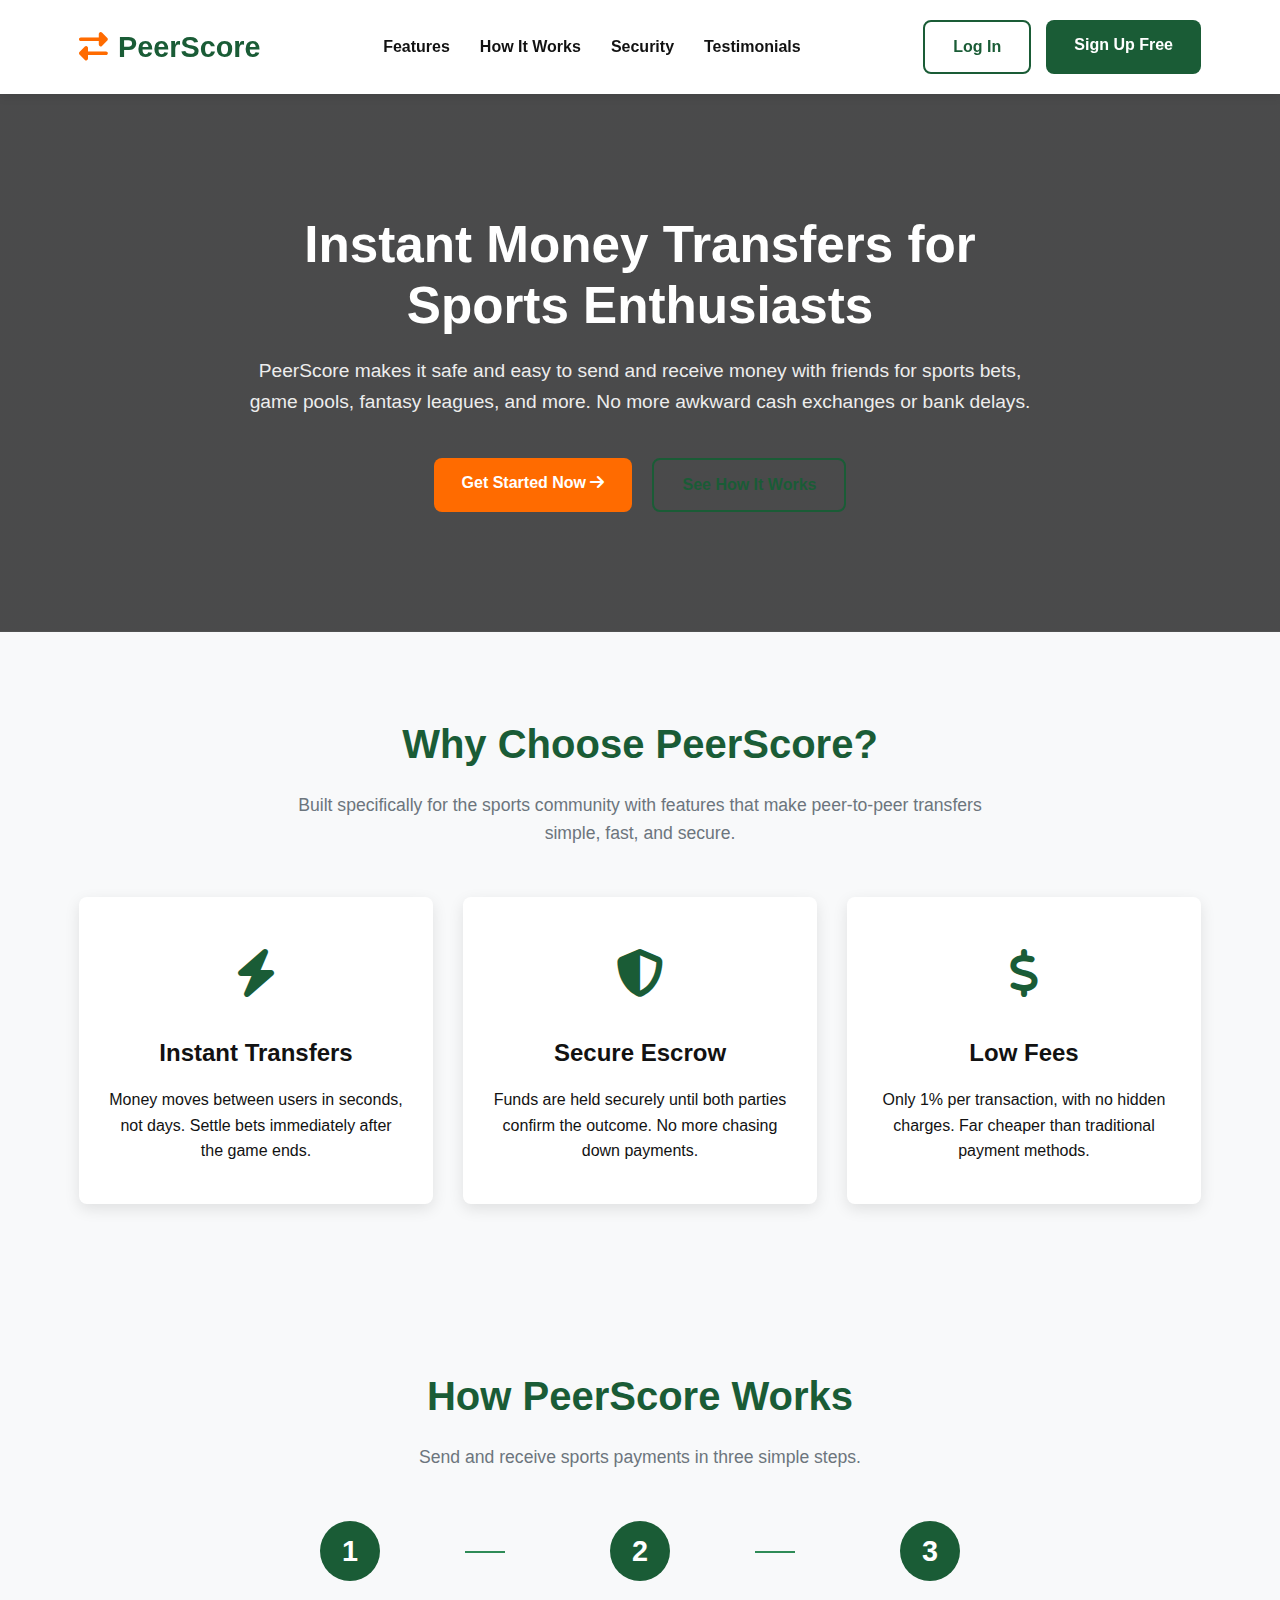
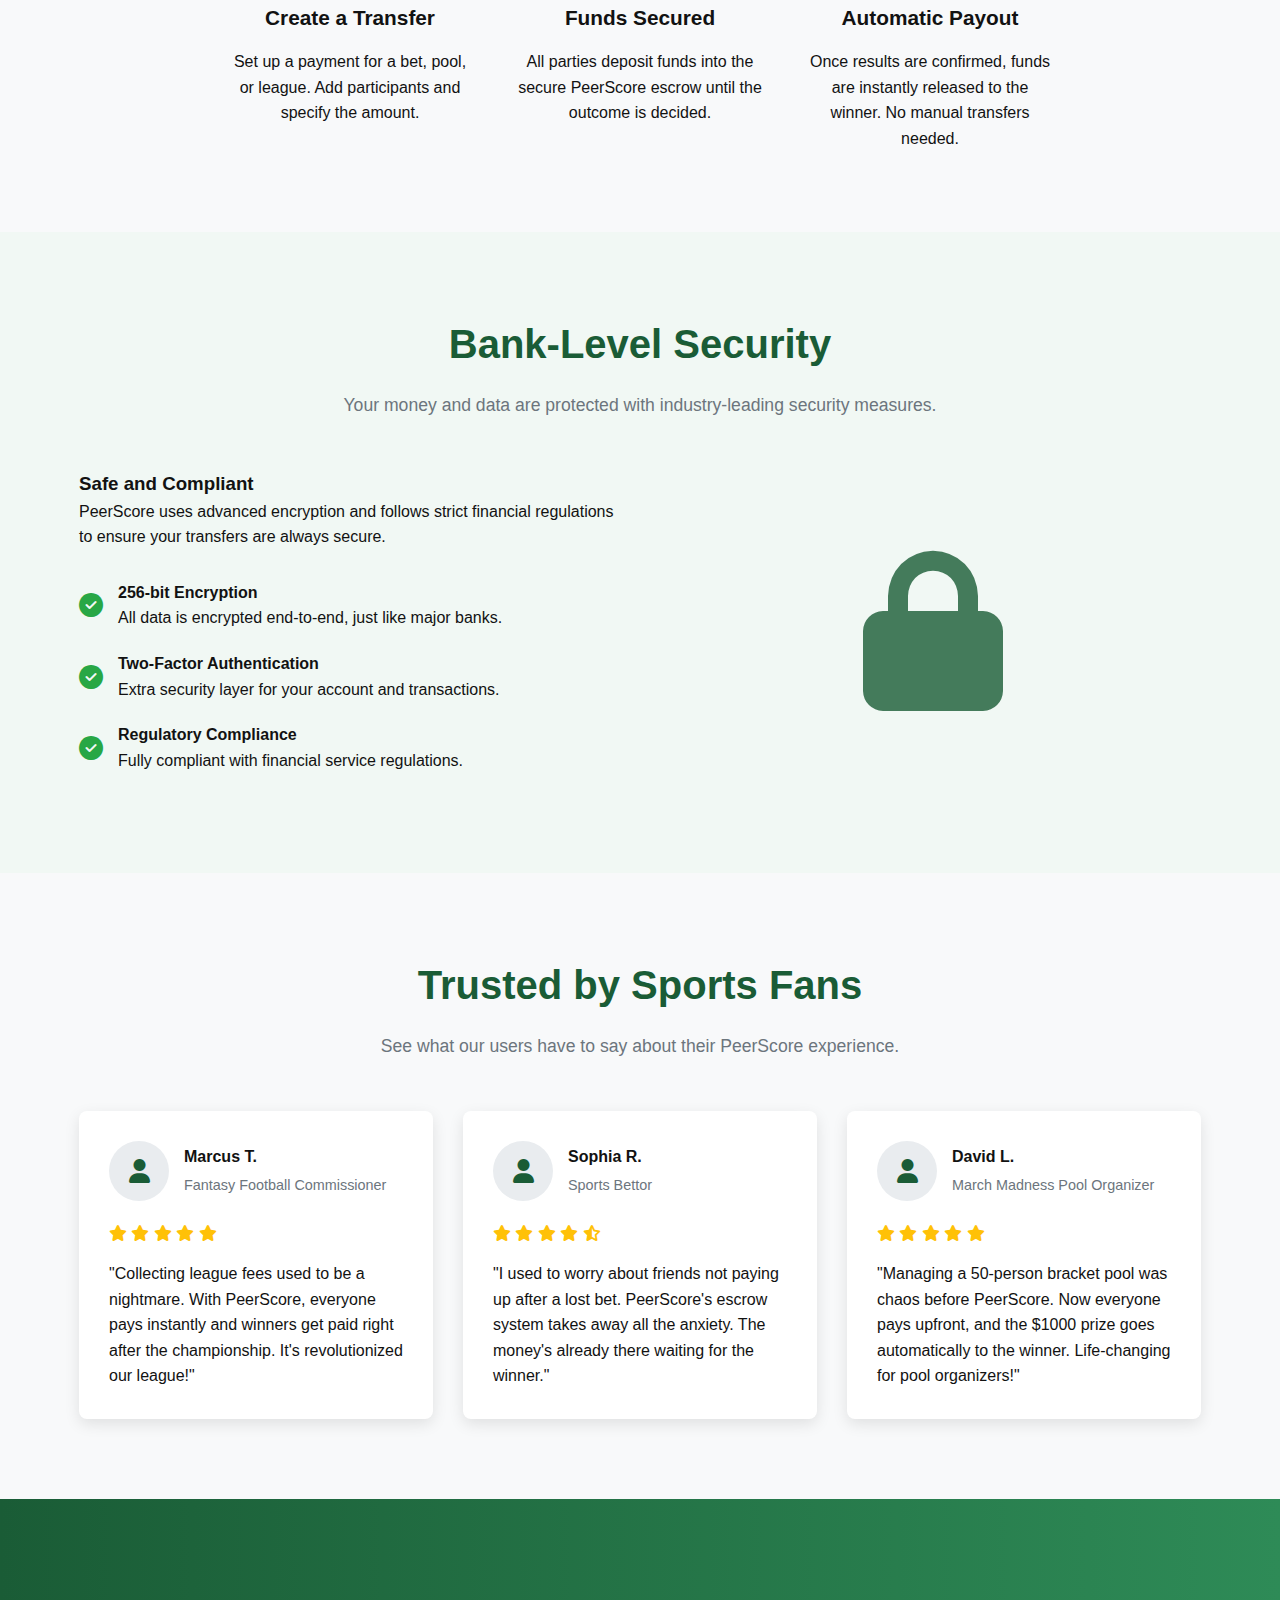
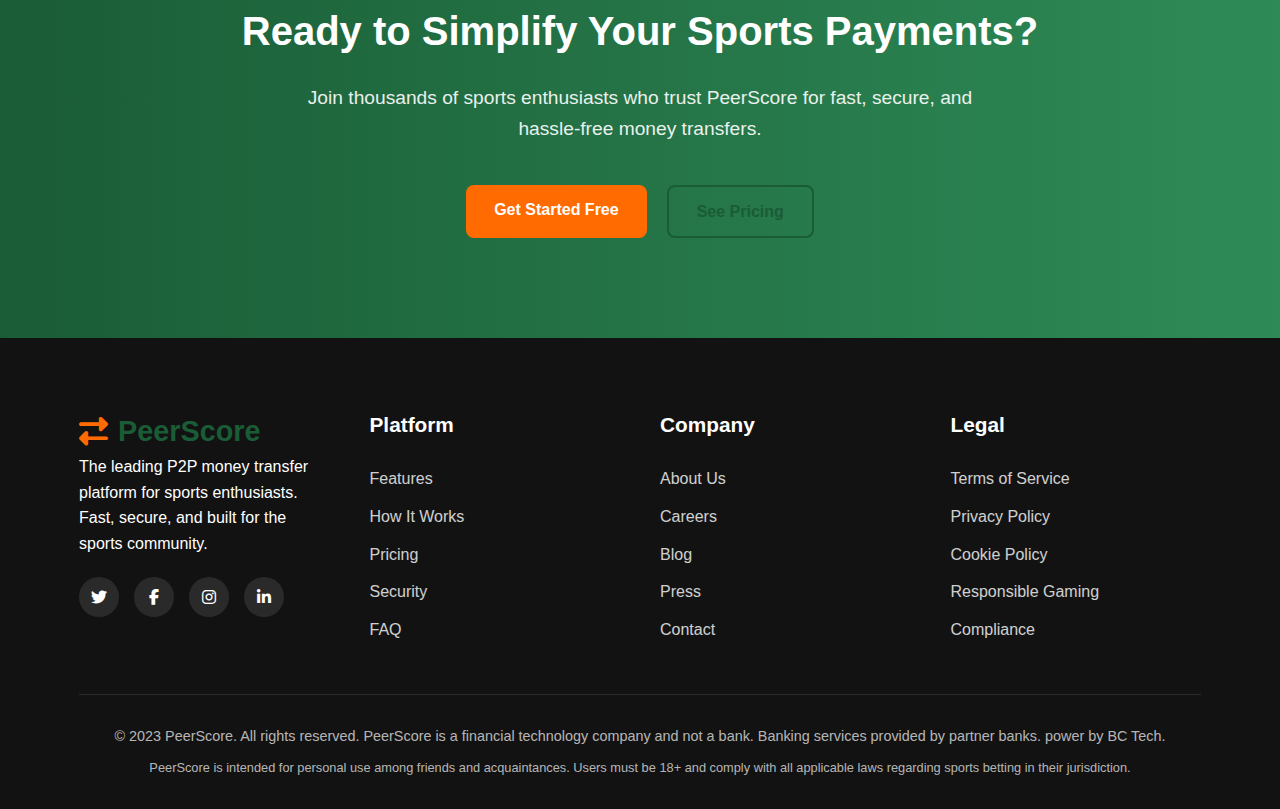
<file: index.html>
<!DOCTYPE html>
<html lang="en">
<head>
    <meta charset="UTF-8">
    <meta name="viewport" content="width=device-width, initial-scale=1.0">
    <title>PeerScore | Instant P2P Sports Money Transfers</title>
    <link rel="stylesheet" href="https://cdnjs.cloudflare.com/ajax/libs/font-awesome/6.4.0/css/all.min.css">
    <style>
        /* Base Styles & Variables */
        :root {
            --primary: #1a5c36;
            --primary-light: #2e8b57;
            --secondary: #ff6b00;
            --dark: #121212;
            --light: #f8f9fa;
            --gray: #6c757d;
            --success: #28a745;
            --border-radius: 8px;
            --box-shadow: 0 5px 15px rgba(0, 0, 0, 0.1);
            --transition: all 0.3s ease;
        }
        
        * {
            margin: 0;
            padding: 0;
            box-sizing: border-box;
            font-family: 'Segoe UI', Tahoma, Geneva, Verdana, sans-serif;
        }
        
        body {
            line-height: 1.6;
            color: var(--dark);
            background-color: var(--light);
        }
        
        a {
            text-decoration: none;
            color: inherit;
        }
        
        .container {
            width: 90%;
            max-width: 1200px;
            margin: 0 auto;
            padding: 0 15px;
        }
        
        .btn {
            display: inline-block;
            padding: 12px 28px;
            border-radius: var(--border-radius);
            font-weight: 600;
            cursor: pointer;
            transition: var(--transition);
            border: none;
            font-size: 1rem;
        }
        
        .btn-primary {
            background-color: var(--primary);
            color: white;
        }
        
        .btn-primary:hover {
            background-color: var(--primary-light);
            transform: translateY(-2px);
            box-shadow: var(--box-shadow);
        }
        
        .btn-secondary {
            background-color: var(--secondary);
            color: white;
        }
        
        .btn-secondary:hover {
            background-color: #e05a00;
            transform: translateY(-2px);
        }
        
        .btn-outline {
            background-color: transparent;
            border: 2px solid var(--primary);
            color: var(--primary);
        }
        
        .btn-outline:hover {
            background-color: var(--primary);
            color: white;
        }
        
        section {
            padding: 80px 0;
        }
        
        .section-title {
            text-align: center;
            margin-bottom: 50px;
        }
        
        .section-title h2 {
            font-size: 2.5rem;
            color: var(--primary);
            margin-bottom: 15px;
        }
        
        .section-title p {
            font-size: 1.1rem;
            color: var(--gray);
            max-width: 700px;
            margin: 0 auto;
        }
        
        /* Header */
        header {
            background-color: white;
            box-shadow: 0 2px 10px rgba(0, 0, 0, 0.1);
            position: sticky;
            top: 0;
            z-index: 1000;
        }
        
        .navbar {
            display: flex;
            justify-content: space-between;
            align-items: center;
            padding: 20px 0;
        }
        
        .logo {
            display: flex;
            align-items: center;
            gap: 10px;
            font-weight: 700;
            font-size: 1.8rem;
            color: var(--primary);
        }
        
        .logo i {
            color: var(--secondary);
        }
        
        .nav-links {
            display: flex;
            list-style: none;
            gap: 30px;
        }
        
        .nav-links a {
            font-weight: 600;
            transition: var(--transition);
        }
        
        .nav-links a:hover {
            color: var(--primary);
        }
        
        .nav-buttons {
            display: flex;
            gap: 15px;
        }
        
        .mobile-toggle {
            display: none;
            font-size: 1.5rem;
            cursor: pointer;
        }
        
        /* Hero Section */
        .hero {
            background: linear-gradient(rgba(0, 0, 0, 0.7), rgba(0, 0, 0, 0.7)), url('https://images.unsplash.com/photo-1461896836934-ffe607ba8211?ixlib=rb-4.0.3&ixid=M3wxMjA3fDB8MHxwaG90by1wYWdlfHx8fGVufDB8fHx8fA%3D%3D&auto=format&fit=crop&w=2070&q=80');
            background-size: cover;
            background-position: center;
            color: white;
            text-align: center;
            padding: 120px 0;
        }
        
        .hero-content {
            max-width: 800px;
            margin: 0 auto;
        }
        
        .hero h1 {
            font-size: 3.2rem;
            margin-bottom: 20px;
            line-height: 1.2;
        }
        
        .hero p {
            font-size: 1.2rem;
            margin-bottom: 30px;
            opacity: 0.9;
        }
        
        .hero-buttons {
            display: flex;
            justify-content: center;
            gap: 20px;
            margin-top: 40px;
        }
        
        /* Features Section */
        .features-grid {
            display: grid;
            grid-template-columns: repeat(auto-fit, minmax(300px, 1fr));
            gap: 30px;
        }
        
        .feature-card {
            background-color: white;
            border-radius: var(--border-radius);
            padding: 40px 30px;
            text-align: center;
            box-shadow: var(--box-shadow);
            transition: var(--transition);
        }
        
        .feature-card:hover {
            transform: translateY(-10px);
        }
        
        .feature-icon {
            font-size: 3rem;
            color: var(--primary);
            margin-bottom: 20px;
        }
        
        .feature-card h3 {
            font-size: 1.5rem;
            margin-bottom: 15px;
        }
        
        /* How It Works */
        .steps-container {
            display: flex;
            justify-content: center;
            flex-wrap: wrap;
            gap: 40px;
            margin-top: 50px;
        }
        
        .step {
            text-align: center;
            max-width: 250px;
            position: relative;
        }
        
        .step-number {
            width: 60px;
            height: 60px;
            background-color: var(--primary);
            color: white;
            border-radius: 50%;
            display: flex;
            align-items: center;
            justify-content: center;
            font-size: 1.8rem;
            font-weight: 700;
            margin: 0 auto 20px;
        }
        
        .step h3 {
            margin-bottom: 15px;
            font-size: 1.3rem;
        }
        
        .step:not(:last-child)::after {
            content: '';
            position: absolute;
            top: 30px;
            right: -30px;
            width: 40px;
            height: 2px;
            background-color: var(--primary-light);
        }
        
        /* Security Section */
        .security {
            background-color: #f1f8f4;
        }
        
        .security-content {
            display: flex;
            align-items: center;
            gap: 50px;
        }
        
        .security-text {
            flex: 1;
        }
        
        .security-image {
            flex: 1;
            text-align: center;
        }
        
        .security-image i {
            font-size: 10rem;
            color: var(--primary);
            opacity: 0.8;
        }
        
        .security-features {
            margin-top: 30px;
        }
        
        .security-feature {
            display: flex;
            align-items: center;
            gap: 15px;
            margin-bottom: 20px;
        }
        
        .security-feature i {
            color: var(--success);
            font-size: 1.5rem;
        }
        
        /* Testimonials */
        .testimonials-container {
            display: grid;
            grid-template-columns: repeat(auto-fit, minmax(300px, 1fr));
            gap: 30px;
            margin-top: 40px;
        }
        
        .testimonial-card {
            background-color: white;
            border-radius: var(--border-radius);
            padding: 30px;
            box-shadow: var(--box-shadow);
        }
        
        .testimonial-header {
            display: flex;
            align-items: center;
            margin-bottom: 20px;
        }
        
        .testimonial-avatar {
            width: 60px;
            height: 60px;
            border-radius: 50%;
            background-color: #e9ecef;
            display: flex;
            align-items: center;
            justify-content: center;
            font-size: 1.5rem;
            color: var(--primary);
            margin-right: 15px;
        }
        
        .testimonial-info h4 {
            margin-bottom: 5px;
        }
        
        .testimonial-info p {
            color: var(--gray);
            font-size: 0.9rem;
        }
        
        .rating {
            color: #ffc107;
            margin-bottom: 15px;
        }
        
        /* CTA Section */
        .cta {
            background: linear-gradient(to right, var(--primary), var(--primary-light));
            color: white;
            text-align: center;
            padding: 100px 0;
        }
        
        .cta h2 {
            font-size: 2.5rem;
            margin-bottom: 20px;
        }
        
        .cta p {
            font-size: 1.2rem;
            max-width: 700px;
            margin: 0 auto 40px;
            opacity: 0.9;
        }
        
        .cta-buttons {
            display: flex;
            justify-content: center;
            gap: 20px;
        }
        
        /* Footer */
        footer {
            background-color: var(--dark);
            color: white;
            padding: 70px 0 30px;
        }
        
        .footer-content {
            display: grid;
            grid-template-columns: repeat(auto-fit, minmax(250px, 1fr));
            gap: 40px;
            margin-bottom: 40px;
        }
        
        .footer-column h3 {
            font-size: 1.3rem;
            margin-bottom: 25px;
            color: white;
        }
        
        .footer-links {
            list-style: none;
        }
        
        .footer-links li {
            margin-bottom: 12px;
        }
        
        .footer-links a {
            opacity: 0.8;
            transition: var(--transition);
        }
        
        .footer-links a:hover {
            opacity: 1;
            color: var(--secondary);
        }
        
        .social-links {
            display: flex;
            gap: 15px;
            margin-top: 20px;
        }
        
        .social-links a {
            display: flex;
            align-items: center;
            justify-content: center;
            width: 40px;
            height: 40px;
            background-color: rgba(255, 255, 255, 0.1);
            border-radius: 50%;
            transition: var(--transition);
        }
        
        .social-links a:hover {
            background-color: var(--primary);
            transform: translateY(-3px);
        }
        
        .copyright {
            text-align: center;
            padding-top: 30px;
            border-top: 1px solid rgba(255, 255, 255, 0.1);
            color: rgba(255, 255, 255, 0.7);
            font-size: 0.9rem;
        }
        
        /* Responsive Design */
        @media (max-width: 992px) {
            .hero h1 {
                font-size: 2.8rem;
            }
            
            .security-content {
                flex-direction: column;
            }
            
            .step:not(:last-child)::after {
                display: none;
            }
        }
        
        @media (max-width: 768px) {
            .nav-links, .nav-buttons {
                display: none;
            }
            
            .mobile-toggle {
                display: block;
            }
            
            .hero h1 {
                font-size: 2.4rem;
            }
            
            .hero-buttons, .cta-buttons {
                flex-direction: column;
                align-items: center;
            }
            
            .section-title h2 {
                font-size: 2rem;
            }
        }
        
        @media (max-width: 576px) {
            .hero {
                padding: 80px 0;
            }
            
            .hero h1 {
                font-size: 2rem;
            }
            
            section {
                padding: 60px 0;
            }
        }
    </style>
</head>
<body>
    <!-- Header -->
    <header>
        <div class="container">
            <nav class="navbar">
                <a href="#" class="logo">
                    <i class="fas fa-exchange-alt"></i>
                    <span>PeerScore</span>
                </a>
                
                <ul class="nav-links">
                    <li><a href="#features">Features</a></li>
                    <li><a href="#how-it-works">How It Works</a></li>
                    <li><a href="#security">Security</a></li>
                    <li><a href="#testimonials">Testimonials</a></li>
                </ul>
                
                <div class="nav-buttons">
                    <a href="login.html" class="btn btn-outline">Log In</a>
                    <a href="signup.html" class="btn btn-primary">Sign Up Free</a>
                </div>
                
                <div class="mobile-toggle">
                    <i class="fas fa-bars"></i>
                </div>
            </nav>
        </div>
    </header>

    <!-- Hero Section -->
    <section class="hero">
        <div class="container">
            <div class="hero-content">
                <h1>Instant Money Transfers for Sports Enthusiasts</h1>
                <p>PeerScore makes it safe and easy to send and receive money with friends for sports bets, game pools, fantasy leagues, and more. No more awkward cash exchanges or bank delays.</p>
                
                <div class="hero-buttons">
                    <a href="signup.html" class="btn btn-secondary btn-large">Get Started Now <i class="fas fa-arrow-right"></i></a>
                    <a href="#how-it-works" class="btn btn-outline">See How It Works</a>
                </div>
            </div>
        </div>
    </section>

    <!-- Features Section -->
    <section id="features" class="features">
        <div class="container">
            <div class="section-title">
                <h2>Why Choose PeerScore?</h2>
                <p>Built specifically for the sports community with features that make peer-to-peer transfers simple, fast, and secure.</p>
            </div>
            
            <div class="features-grid">
                <div class="feature-card">
                    <div class="feature-icon">
                        <i class="fas fa-bolt"></i>
                    </div>
                    <h3>Instant Transfers</h3>
                    <p>Money moves between users in seconds, not days. Settle bets immediately after the game ends.</p>
                </div>
                
                <div class="feature-card">
                    <div class="feature-icon">
                        <i class="fas fa-shield-alt"></i>
                    </div>
                    <h3>Secure Escrow</h3>
                    <p>Funds are held securely until both parties confirm the outcome. No more chasing down payments.</p>
                </div>
                
                <div class="feature-card">
                    <div class="feature-icon">
                        <i class="fas fa-dollar-sign"></i>
                    </div>
                    <h3>Low Fees</h3>
                    <p>Only 1% per transaction, with no hidden charges. Far cheaper than traditional payment methods.</p>
                </div>
            </div>
        </div>
    </section>

    <!-- How It Works -->
    <section id="how-it-works" class="how-it-works">
        <div class="container">
            <div class="section-title">
                <h2>How PeerScore Works</h2>
                <p>Send and receive sports payments in three simple steps.</p>
            </div>
            
            <div class="steps-container">
                <div class="step">
                    <div class="step-number">1</div>
                    <h3>Create a Transfer</h3>
                    <p>Set up a payment for a bet, pool, or league. Add participants and specify the amount.</p>
                </div>
                
                <div class="step">
                    <div class="step-number">2</div>
                    <h3>Funds Secured</h3>
                    <p>All parties deposit funds into the secure PeerScore escrow until the outcome is decided.</p>
                </div>
                
                <div class="step">
                    <div class="step-number">3</div>
                    <h3>Automatic Payout</h3>
                    <p>Once results are confirmed, funds are instantly released to the winner. No manual transfers needed.</p>
                </div>
            </div>
        </div>
    </section>

    <!-- Security Section -->
    <section id="security" class="security">
        <div class="container">
            <div class="section-title">
                <h2>Bank-Level Security</h2>
                <p>Your money and data are protected with industry-leading security measures.</p>
            </div>
            
            <div class="security-content">
                <div class="security-text">
                    <h3>Safe and Compliant</h3>
                    <p>PeerScore uses advanced encryption and follows strict financial regulations to ensure your transfers are always secure.</p>
                    
                    <div class="security-features">
                        <div class="security-feature">
                            <i class="fas fa-check-circle"></i>
                            <div>
                                <h4>256-bit Encryption</h4>
                                <p>All data is encrypted end-to-end, just like major banks.</p>
                            </div>
                        </div>
                        
                        <div class="security-feature">
                            <i class="fas fa-check-circle"></i>
                            <div>
                                <h4>Two-Factor Authentication</h4>
                                <p>Extra security layer for your account and transactions.</p>
                            </div>
                        </div>
                        
                        <div class="security-feature">
                            <i class="fas fa-check-circle"></i>
                            <div>
                                <h4>Regulatory Compliance</h4>
                                <p>Fully compliant with financial service regulations.</p>
                            </div>
                        </div>
                    </div>
                </div>
                
                <div class="security-image">
                    <i class="fas fa-lock"></i>
                </div>
            </div>
        </div>
    </section>

    <!-- Testimonials -->
    <section id="testimonials" class="testimonials">
        <div class="container">
            <div class="section-title">
                <h2>Trusted by Sports Fans</h2>
                <p>See what our users have to say about their PeerScore experience.</p>
            </div>
            
            <div class="testimonials-container">
                <div class="testimonial-card">
                    <div class="testimonial-header">
                        <div class="testimonial-avatar">
                            <i class="fas fa-user"></i>
                        </div>
                        <div class="testimonial-info">
                            <h4>Marcus T.</h4>
                            <p>Fantasy Football Commissioner</p>
                        </div>
                    </div>
                    <div class="rating">
                        <i class="fas fa-star"></i>
                        <i class="fas fa-star"></i>
                        <i class="fas fa-star"></i>
                        <i class="fas fa-star"></i>
                        <i class="fas fa-star"></i>
                    </div>
                    <p>"Collecting league fees used to be a nightmare. With PeerScore, everyone pays instantly and winners get paid right after the championship. It's revolutionized our league!"</p>
                </div>
                
                <div class="testimonial-card">
                    <div class="testimonial-header">
                        <div class="testimonial-avatar">
                            <i class="fas fa-user"></i>
                        </div>
                        <div class="testimonial-info">
                            <h4>Sophia R.</h4>
                            <p>Sports Bettor</p>
                        </div>
                    </div>
                    <div class="rating">
                        <i class="fas fa-star"></i>
                        <i class="fas fa-star"></i>
                        <i class="fas fa-star"></i>
                        <i class="fas fa-star"></i>
                        <i class="fas fa-star-half-alt"></i>
                    </div>
                    <p>"I used to worry about friends not paying up after a lost bet. PeerScore's escrow system takes away all the anxiety. The money's already there waiting for the winner."</p>
                </div>
                
                <div class="testimonial-card">
                    <div class="testimonial-header">
                        <div class="testimonial-avatar">
                            <i class="fas fa-user"></i>
                        </div>
                        <div class="testimonial-info">
                            <h4>David L.</h4>
                            <p>March Madness Pool Organizer</p>
                        </div>
                    </div>
                    <div class="rating">
                        <i class="fas fa-star"></i>
                        <i class="fas fa-star"></i>
                        <i class="fas fa-star"></i>
                        <i class="fas fa-star"></i>
                        <i class="fas fa-star"></i>
                    </div>
                    <p>"Managing a 50-person bracket pool was chaos before PeerScore. Now everyone pays upfront, and the $1000 prize goes automatically to the winner. Life-changing for pool organizers!"</p>
                </div>
            </div>
        </div>
    </section>

    <!-- CTA Section -->
    <section class="cta">
        <div class="container">
            <h2>Ready to Simplify Your Sports Payments?</h2>
            <p>Join thousands of sports enthusiasts who trust PeerScore for fast, secure, and hassle-free money transfers.</p>
            
            <div class="cta-buttons">
                <a href="#" class="btn btn-secondary">Get Started Free</a>
                <a href="#" class="btn btn-outline">See Pricing</a>
            </div>
        </div>
    </section>

    <!-- Footer -->
    <footer>
        <div class="container">
            <div class="footer-content">
                <div class="footer-column">
                    <a href="#" class="logo">
                        <i class="fas fa-exchange-alt"></i>
                        <span>PeerScore</span>
                    </a>
                    <p>The leading P2P money transfer platform for sports enthusiasts. Fast, secure, and built for the sports community.</p>
                    
                    <div class="social-links">
                        <a href="#"><i class="fab fa-twitter"></i></a>
                        <a href="#"><i class="fab fa-facebook-f"></i></a>
                        <a href="#"><i class="fab fa-instagram"></i></a>
                        <a href="#"><i class="fab fa-linkedin-in"></i></a>
                    </div>
                </div>
                
                <div class="footer-column">
                    <h3>Platform</h3>
                    <ul class="footer-links">
                        <li><a href="#">Features</a></li>
                        <li><a href="#">How It Works</a></li>
                        <li><a href="#">Pricing</a></li>
                        <li><a href="#">Security</a></li>
                        <li><a href="#">FAQ</a></li>
                    </ul>
                </div>
                
                <div class="footer-column">
                    <h3>Company</h3>
                    <ul class="footer-links">
                        <li><a href="#">About Us</a></li>
                        <li><a href="#">Careers</a></li>
                        <li><a href="#">Blog</a></li>
                        <li><a href="#">Press</a></li>
                        <li><a href="#">Contact</a></li>
                    </ul>
                </div>
                
                <div class="footer-column">
                    <h3>Legal</h3>
                    <ul class="footer-links">
                        <li><a href="#">Terms of Service</a></li>
                        <li><a href="#">Privacy Policy</a></li>
                        <li><a href="#">Cookie Policy</a></li>
                        <li><a href="#">Responsible Gaming</a></li>
                        <li><a href="#">Compliance</a></li>
                    </ul>
                </div>
            </div>
            
            <div class="copyright">
                <p>&copy; 2023 PeerScore. All rights reserved. PeerScore is a financial technology company and not a bank. Banking services provided by partner banks. power by BC Tech.</p>
                <p style="margin-top: 10px; font-size: 0.8rem;">PeerScore is intended for personal use among friends and acquaintances. Users must be 18+ and comply with all applicable laws regarding sports betting in their jurisdiction.</p>
            </div>
        </div>
    </footer>

    <script>
        // Mobile menu toggle
        document.querySelector('.mobile-toggle').addEventListener('click', function() {
            const navLinks = document.querySelector('.nav-links');
            const navButtons = document.querySelector('.nav-buttons');
            
            navLinks.style.display = navLinks.style.display === 'flex' ? 'none' : 'flex';
            navButtons.style.display = navButtons.style.display === 'flex' ? 'none' : 'flex';
            
            if (navLinks.style.display === 'flex') {
                navLinks.style.flexDirection = 'column';
                navLinks.style.position = 'absolute';
                navLinks.style.top = '100%';
                navLinks.style.left = '0';
                navLinks.style.width = '100%';
                navLinks.style.backgroundColor = 'white';
                navLinks.style.padding = '20px';
                navLinks.style.boxShadow = '0 10px 15px rgba(0,0,0,0.1)';
                
                navButtons.style.flexDirection = 'column';
                navButtons.style.position = 'absolute';
                navButtons.style.top = 'calc(100% + 180px)';
                navButtons.style.left = '0';
                navButtons.style.width = '100%';
                navButtons.style.backgroundColor = 'white';
                navButtons.style.padding = '20px';
                navButtons.style.boxShadow = '0 10px 15px rgba(0,0,0,0.1)';
            }
        });
        
        // Smooth scrolling for anchor links
        document.querySelectorAll('a[href^="#"]').forEach(anchor => {
            anchor.addEventListener('click', function(e) {
                if(this.getAttribute('href') === '#') return;
                
                e.preventDefault();
                
                const targetId = this.getAttribute('href');
                const targetElement = document.querySelector(targetId);
                
                if(targetElement) {
                    window.scrollTo({
                        top: targetElement.offsetTop - 80,
                        behavior: 'smooth'
                    });
                    
                    // Close mobile menu if open
                    if(window.innerWidth <= 768) {
                        document.querySelector('.nav-links').style.display = 'none';
                        document.querySelector('.nav-buttons').style.display = 'none';
                    }
                }
            });
        });
        
        // Simple animation on scroll
        const observerOptions = {
            threshold: 0.1,
            rootMargin: '0px 0px -50px 0px'
        };
        
        const observer = new IntersectionObserver((entries) => {
            entries.forEach(entry => {
                if(entry.isIntersecting) {
                    entry.target.classList.add('animate-in');
                }
            });
        }, observerOptions);
        
        // Observe elements for animation
        document.querySelectorAll('.feature-card, .step, .testimonial-card').forEach(el => {
            observer.observe(el);
        });
    </script>
    <!--Start of Tawk.to Script-->
<script type="text/javascript">
var Tawk_API=Tawk_API||{}, Tawk_LoadStart=new Date();
(function(){
var s1=document.createElement("script"),s0=document.getElementsByTagName("script")[0];
s1.async=true;
s1.src='https://embed.tawk.to/6991f4dad3abfd1c2f8176a2/1jhh28tfo';
s1.charset='UTF-8';
s1.setAttribute('crossorigin','*');
s0.parentNode.insertBefore(s1,s0);
})();
</script>
<!--End of Tawk.to Script-->
</body>
</html>
</file>
